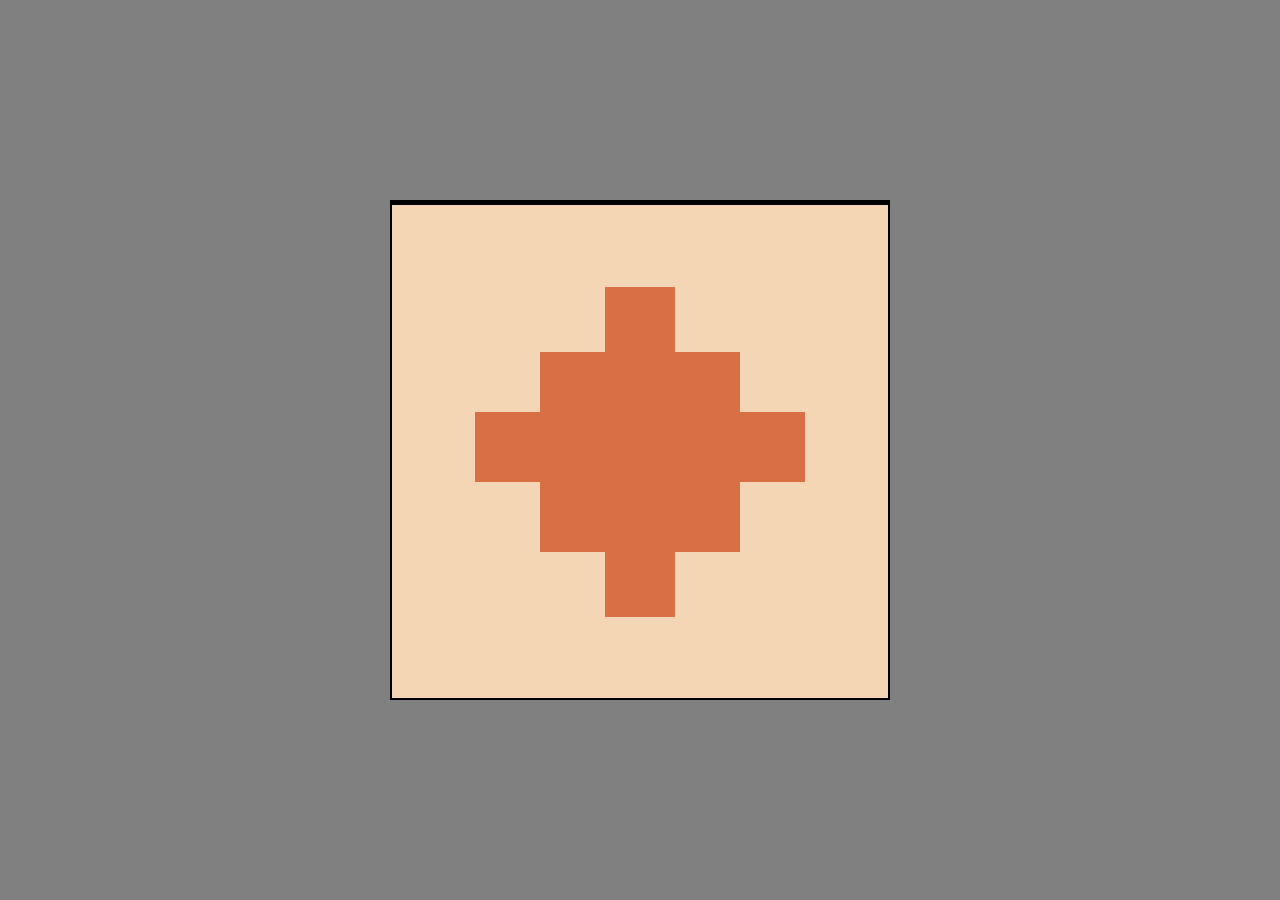
<file: artWork (WEEK 3-DAY 3)/index.html>
<!DOCTYPE html>
<html lang="en">
<head>
    <meta charset="UTF-8">
    <meta name="viewport" content="width=device-width, initial-scale=1.0">
    <title>Document</title>
    <link rel="stylesheet" href="style.css">
</head>
<body>
    <!-- Art Work -->
    <main class="container">
        <section class="art-container">
            <div class="art-work"></div>
        </section>
    </main>
</body>
</html>
</file>
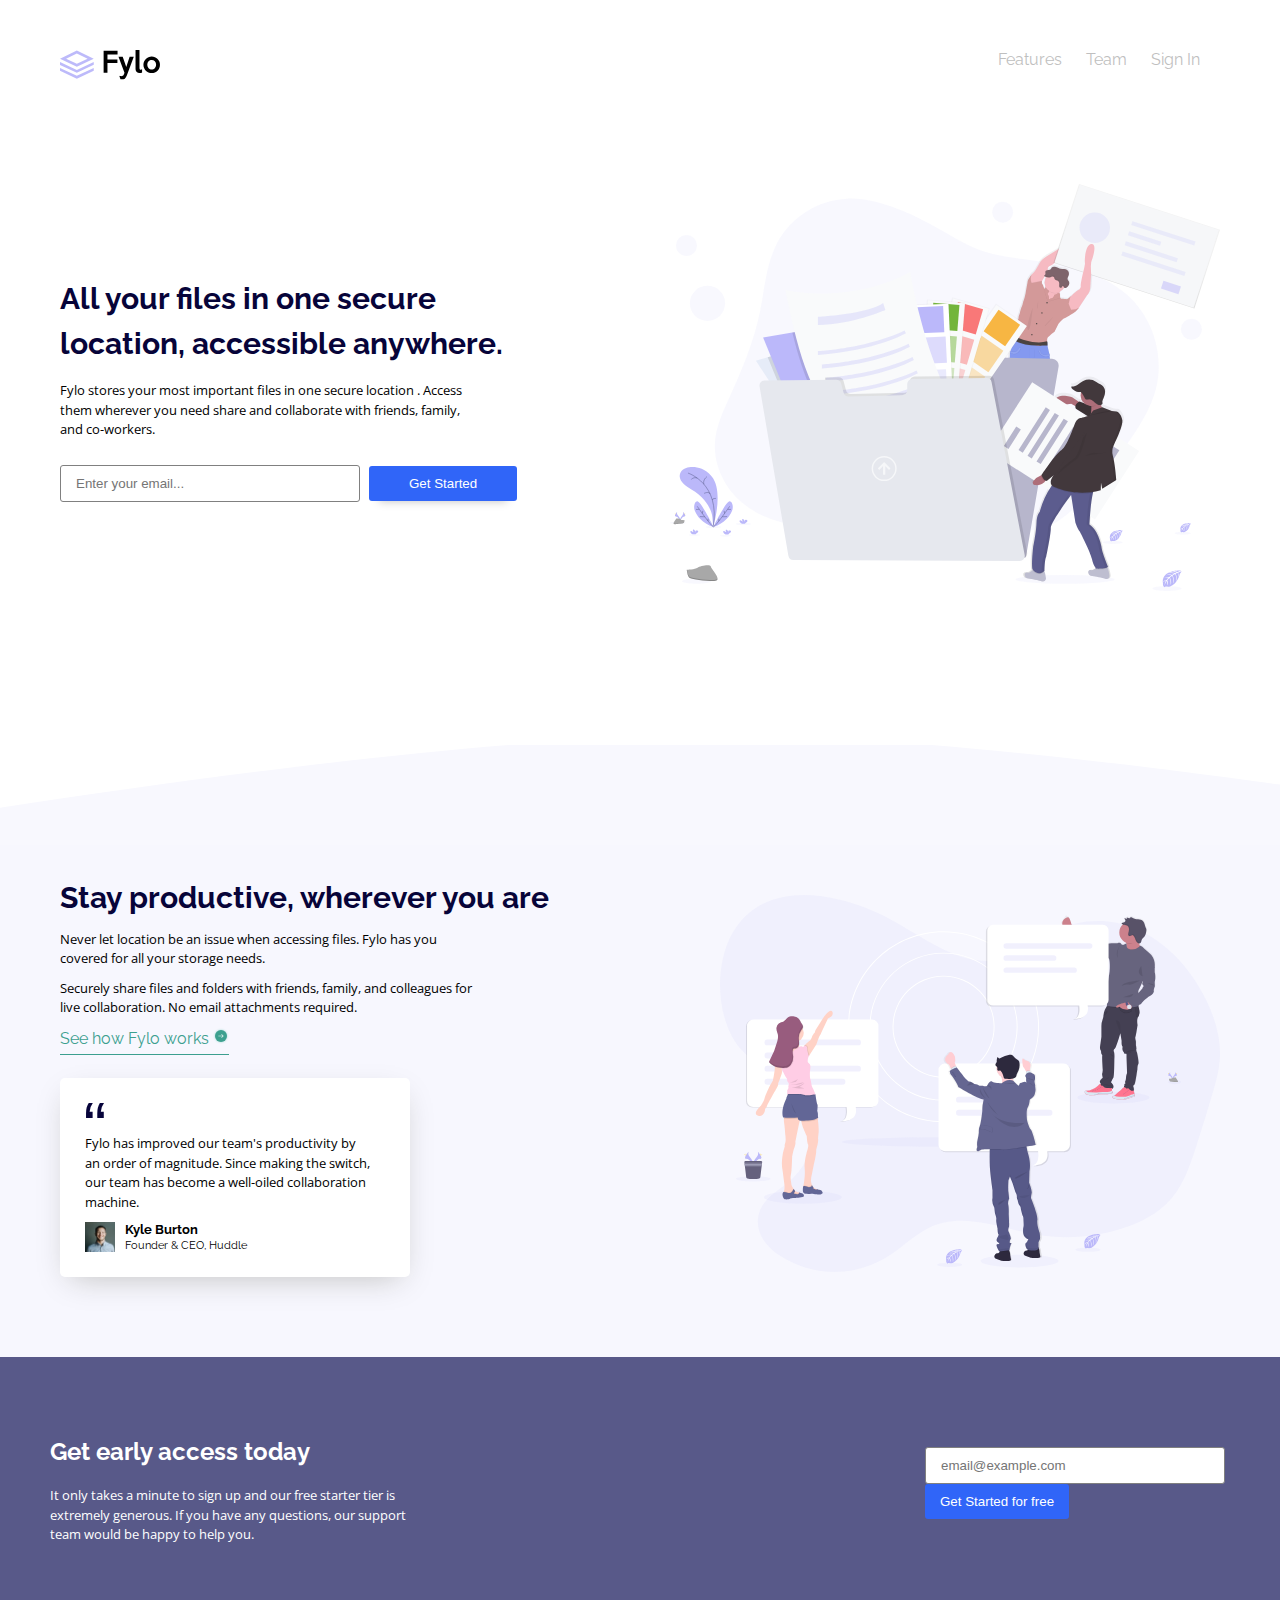
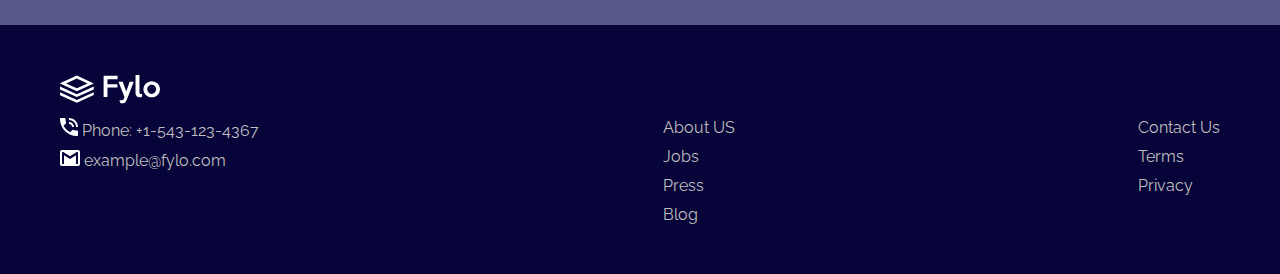
<file: fylo-landing-page(WEEK 3-DAY 5)/index.html>
<!DOCTYPE html>
<html lang="en">
<head>
    <meta charset="UTF-8">
    <meta name="viewport" content="width=device-width, initial-scale=1.0">
    <title>Fylo.io</title>
    <link rel="apple-touch-icon" sizes="180x180" href="./favicon/apple-touch-icon.png">
<link rel="icon" type="image/png" sizes="32x32" href="./favicon/favicon-32x32.png">
<link rel="icon" type="image/png" sizes="16x16" href="./favicon/favicon-16x16.png">
<link rel="manifest" href="./favicon/site.webmanifest">
    <link rel="stylesheet" href="style.css">
</head>
<body>
    <main>
        <!-- Navigation -->
        <header>
            <nav>
                <figure class="logo">
                    <a href="http://">
                        <img src="./images/logo.svg" alt="" srcset="" width="100">
                    </a>
                </figure>
                <ul class="links">
                    <li><a href="http://#">Features</a></li>
                    <li><a href="http://#">Team</a></li>
                    <li><a href="http://#">Sign In</a></li>
                </ul>
            </nav>
        </header>
        <!-- section 1 -->
        <section class="hero-section">
            <div class="introduction">
                <h1>All your files in one secure <br>location, accessible anywhere.</h1>
                <p>Fylo stores your most important files in one secure location . Access <br>them wherever you need share and collaborate with friends, family,<br> and co-workers.</p>
                <form action="" id="email-form">
                    <input type="email" name="email" id="email" placeholder="Enter your email...">
                    <button class="getstarted" type="submit" id="submit">Get Started</button>
                </form>
                <p class="error-message" id="email-error">Please enter a valid email.</p>
            </div>
            <figure class="illustration-1">
                <img src="./images/illustration-1.svg" alt="" width="550">
            </figure>
        </section>
        <!-- Section 2 -->
        <section class="stay-productive">
            <section class="stay-productive2">
                <div>
                    <h1>Stay productive, wherever you are</h1>
                    <p>Never let location be an issue when accessing files. Fylo has you <br>covered for all your storage needs.</p>
                    <p>Securely share files and folders with friends, family, and colleagues for <br>live collaboration. No email attachments required.</p>
                    <a href="">See how Fylo works <img src="./images/icon-arrow.svg" alt=""></a>
                    <article class="testimonial">
                        <img src="./images/icon-quotes.svg" alt="" width="20">
                        <p>Fylo has improved our team's productivity by <br>an order of magnitude. Since making the switch, our team has become a well-oiled collaboration machine.</p>
                        <span class="person">
                            <img src="./images/avatar-testimonial.jpg" alt="" class="testimonial-Avatar" width="30">
                            <span>
                                <h4>Kyle Burton</h4>
                                <small>Founder & CEO, Huddle</small>
                            </span>
                        </span>
                    </article>
                </div>
                <figure class="illustration-2">
                    <img src="./images/illustration-2.svg" alt="" width="500">
                </figure>
            </section>
        </section>
        <!-- Section 3 -->
        <section class="get-early-access">
            <div>
                <h2>Get early access today</h2>
                <p>It only takes a minute to sign up and our free starter tier is extremely generous. If you have any questions, our support team would be happy to help you.</p>
            </div>
            <form action="" id="early-access-form">
                <input type="email" name="email" id="early-access-email" placeholder="email@example.com"><br>
                <p class="error-message" id="early-access-email-error">Please enter a valid email.</p>
                <button class="getstarted" type="submit" id="submit2">Get Started for free</button>
            </form>
        </section>
     
        <footer>
            <figure>
                <img src="./images/logo2.svg" alt="" srcset="" id="logo">
            </figure>
            <section class="footer-details">
                <ul>
                    <li><img src="./images/icon-phone.svg" alt=""> Phone: +1-543-123-4367</li>
                    <li><img src="./images/icon-email.svg" alt=""> example@fylo.com</li>
                </ul>
                <ul>
                    <li><a href="">About US</a></li>
                    <li><a href="">Jobs</a></li>
                    <li><a href="">Press</a></li>
                    <li><a href="">Blog</a></li>
                </ul>
                <ul>
                    <li>Contact Us</li>
                    <li>Terms</li>
                    <li>Privacy</li>
                </ul>
            </section>
        </footer>
    </main>

    <script>
        const emailForm = document.getElementById('email-form');
        const emailInput = document.getElementById('email');
        const emailError = document.getElementById('email-error');
        const submit = document.getElementById('submit');
        const submit2 = document.getElementById('submit2');
        const earlyAccessForm = document.getElementById('early-access-form');
        const earlyAccessEmailInput = document.getElementById('early-access-email');
        const earlyAccessEmailError = document.getElementById('early-access-email-error');

        submit.addEventListener('click', function (e) {
            if (!emailInput.validity.valid) {
                console.log('hello')
                e.preventDefault(); // Prevent form submission
                emailError.classList.add('show');
            } else {
                emailError.classList.remove('show');
            }
        });

        submit2.addEventListener('click', function (e) {
            if (!earlyAccessEmailInput.validity.valid) {
               
                e.preventDefault(); // Prevent form submission
                earlyAccessEmailError.classList.add('show');
            } else {
                console.log('hell')
                earlyAccessEmailError.classList.remove('show');
            }
        });
    </script>
</body>
</html>
</file>
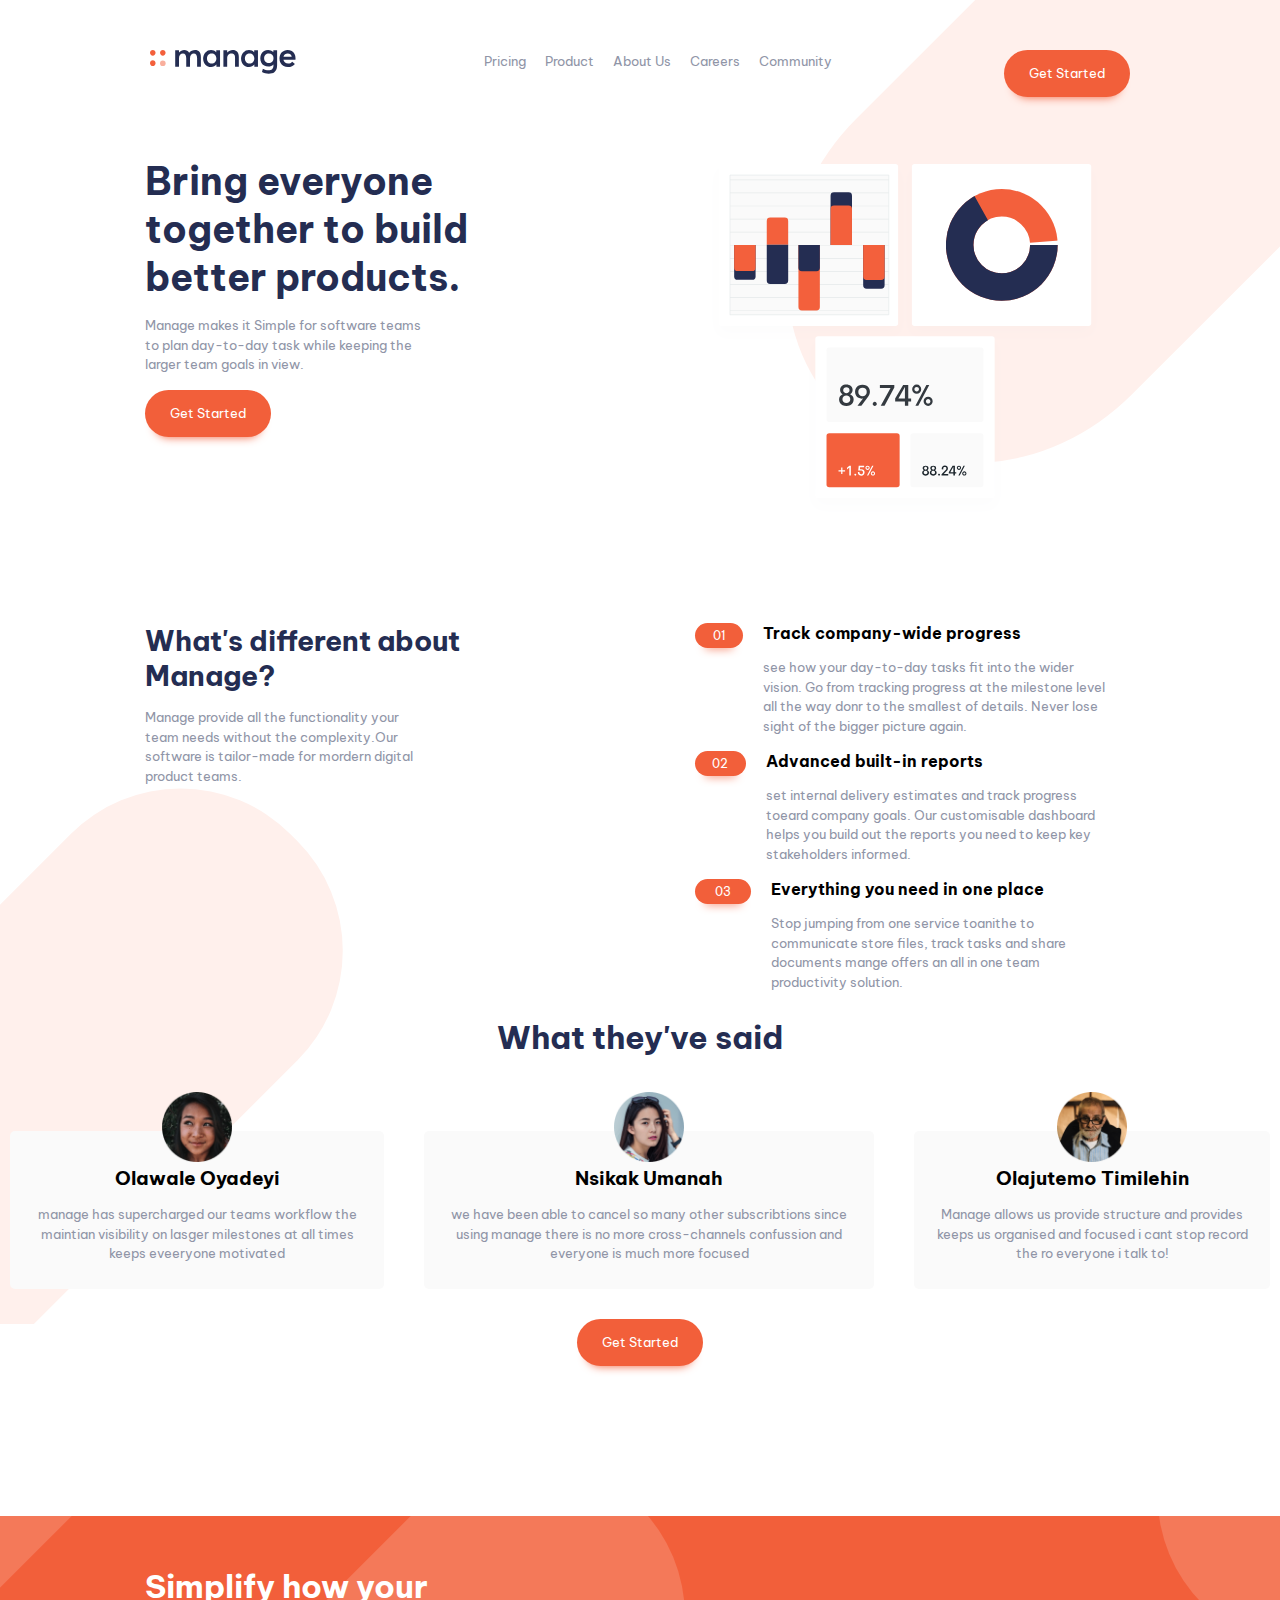
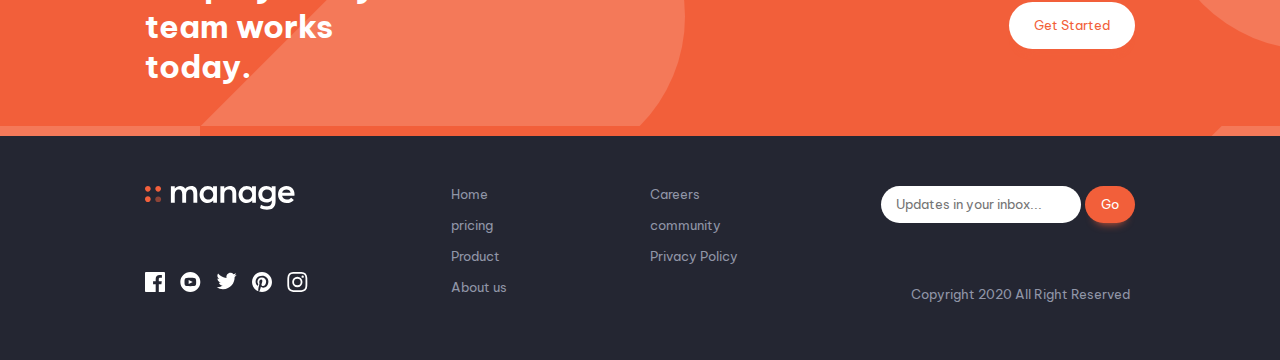
<file: manage-webpage(WEEK3-DAY 4)/index.html>
<!DOCTYPE html>
<html lang="en">
  <head>
    <meta charset="UTF-8" />
    <meta name="viewport" content="width=device-width, initial-scale=1.0" />
    <title>Document</title>
    <link rel="stylesheet" href="style.css" />
  </head>
  <body>
    <main>
      <header>
        <!-- NAvigation -->
        <nav>
          <input type="checkbox" name="" id="check" />
          <label for="check" class="checkbtn">
            <img src="./images/icon-hamburger.svg" alt="" />
          </label>
          <figure class="logo">
            <img src="./images/logo.svg" alt="" srcset="" />
          </figure>
          <ul class="links">
            <li><a href="http://#">Pricing</a></li>
            <li><a href="http://#">Product</a></li>
            <li><a href="http://#">About Us</a></li>
            <li><a href="http://#">Careers</a></li>
            <li><a href="http://#">Community</a></li>
          </ul>

          <button class="get-started">Get Started</button>
        </nav>
      </header>
      <!-- First Section "Hero Page" -->
      <section class="main-body">
        <div class="intro">
          <h1>Bring everyone together to build better products.</h1>
          <p class="main-bodyP">
            Manage makes it Simple for software teams <br />
            to plan day-to-day task while keeping the <br />
            larger team goals in view.
          </p>
          <button class="get-started">Get Started</button>
        </div>
        <figure class="illustration-intro">
          <img src="./images/illustration-intro.svg" alt="" width="400" />
        </figure>
        <div class="different">
          <h1>What's different about Manage?</h1>
          <p>
            Manage provide all the functionality your <br />
            team needs without the complexity.Our <br />
            software is tailor-made for mordern digital <br />
            product teams.
          </p>
        </div>
        <div class="discription">
          <ul>
            <li>
              <span class="get-started">01</span>
              <span>
                <h4>Track company-wide progress</h4>
                <p class="discription-P">
                  see how your day-to-day tasks fit into the wider vision. Go
                  from tracking progress at the milestone level all the way donr
                  to the smallest of details. Never lose sight of the bigger
                  picture again.
                </p>
              </span>
            </li>
            <li>
              <span class="get-started">02</span>
              <span>
                <h4>Advanced built-in reports</h4>
                <p class="discription-P">
                  set internal delivery estimates and track progress toeard
                  company goals. Our customisable dashboard helps you build out
                  the reports you need to keep key stakeholders informed.
                </p>
              </span>
            </li>
            <li>
              <span class="get-started">03</span>
              <span>
                <h4>Everything you need in one place</h4>
                <p class="discription-P">
                  Stop jumping from one service toanithe to communicate store
                  files, track tasks and share documents mange offers an all in
                  one team productivity solution.
                </p>
              </span>
            </li>
          </ul>
        </div>
      </section>
      <!-- Section 2 Testimonials -->
      <section class="testimonials">
        <header>
          <h1>What they've said</h1>
        </header>
        <ul class="people">
          <li>
            <img src="./images/person-1.png" alt="" srcset="" width="70" />
            <div class="cover">
              <h3>Olawale Oyadeyi</h3>
              <p>
                manage has supercharged our teams workflow the maintian
                visibility on lasger milestones at all times keeps eveeryone
                motivated
              </p>
            </div>
          </li>
          <li>
            <img src="./images/person-2.png" alt="" srcset="" width="70" />
            <div class="cover">
              <h3>Nsikak Umanah</h3>
              <p>
                we have been able to cancel so many other subscribtions since
                using manage there is no more cross-channels confussion and
                everyone is much more focused
              </p>
            </div>
          </li>
          <li>
            <figure>
              <img src="./images/peson-3.png" alt="" srcset="" width="70" />
            </figure>
            <div class="cover">
              <h3>Olajutemo Timilehin</h3>
              <p>
                Manage allows us provide structure and provides keeps us
                organised and focused i cant stop record the ro everyone i talk
                to!
              </p>
            </div>
          </li>
        </ul>

        <button class="get-started">Get Started</button>
      </section>

      <section class="sub-header">
        <h1>Simplify how your team works today.</h1>
        <button class="get-started">Get Started</button>
      </section>
    </main>
    <footer>
      <article class="social-media">
        <img src="./images/logo2.svg" alt="" srcset="" width="150" />
        <ul>
          <li>
            <a href="http://"
              ><img src="./images/icon-facebook.svg" alt="" srcset=""
            /></a>
          </li>
          <li>
            <a href="http://"
              ><img src="./images/icon-youtube.svg" alt="" srcset=""
            /></a>
          </li>
          <li>
            <a href="http://"
              ><img src="./images/icon-twitter.svg" alt="" srcset=""
            /></a>
          </li>
          <li>
            <a href="http://"
              ><img src="./images/icon-pinterest.svg" alt="" srcset=""
            /></a>
          </li>
          <li>
            <a href="http://"
              ><img src="./images/icon-instagram.svg" alt="" srcset=""
            /></a>
          </li>
        </ul>
      </article>
      <nav class="navigation2">
        <ul>
          <li><a href="">Home</a></li>
          <li><a href="">pricing</a></li>
          <li><a href="">Product</a></li>
          <li><a href="">About us</a></li>
        </ul>
      </nav>
      <ul class="info">
        <li>Careers</li>
        <li>community</li>
        <li>Privacy Policy</li>
      </ul>
      <section class="mail">
        <input
          type="text"
          name=""
          id=""
          placeholder="Updates in your inbox..."
        />
        <button class="get-started">Go</button><br />
        <small>Copyright 2020 All Right Reserved</small>
      </section>
    </footer>
  </body>
</html>
</file>
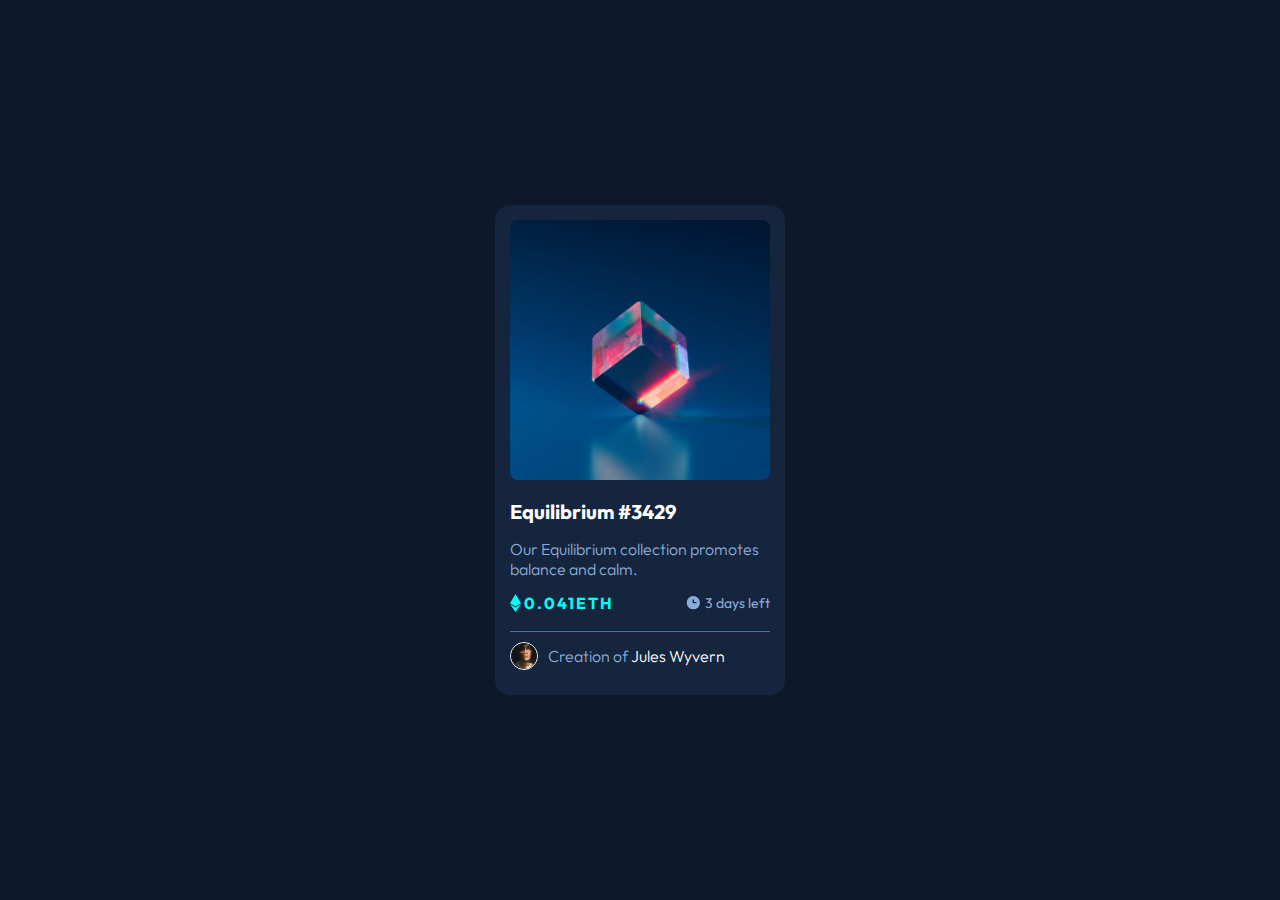
<file: nft-preview-card-component(WEEK 3-DAY 2)/index.html>
<!DOCTYPE html>
<html lang="en">
<head>
    <meta charset="UTF-8">
    <meta name="viewport" content="width=device-width, initial-scale=1.0">
    <title>Document</title>
    <link rel="apple-touch-icon" sizes="180x180" href="./images/apple-touch-icon.png">
<link rel="icon" type="image/png" sizes="32x32" href="./images/favicon-32x32(1).png">
<link rel="icon" type="image/png" sizes="16x16" href="./images/favicon-16x16.png">
<link rel="manifest" href="./asset/site.webmanifest">
    <link rel="stylesheet" href="style.css">
</head>
<body>
    <main class="container">
        <section class="nft">
            <figure class="nft-image">
                <img src="./images/image-equilibrium.jpg" alt="" sizes="" srcset="" width="260">
                <div class="overlay">
                    <img src="./images/icon-view.svg" alt="" srcset="" width="40">
                </div>
            </figure>
            <h3 class="nft-title">Equilibrium #3429</h3>
            <p class="nft-descrip.">Our Equilibrium collection promotes<br>balance and calm.</p>
            <div class="state">
                <span class="ethereum">
                <img src="./images/icon-ethereum.svg" alt="">
                <b>0.041ETH</b>
               </span>
               <span  id="clock">
                <img src="./images/icon-clock.svg" alt="">
                </span>
            </div>
            <div class="buttom">
                <img src="./images/image-avatar.png" alt="" width="28">
                <p>Creation of <span>Jules Wyvern</span></p>
            </div>
        </section>
    </main>
</body>
</html>
</file>
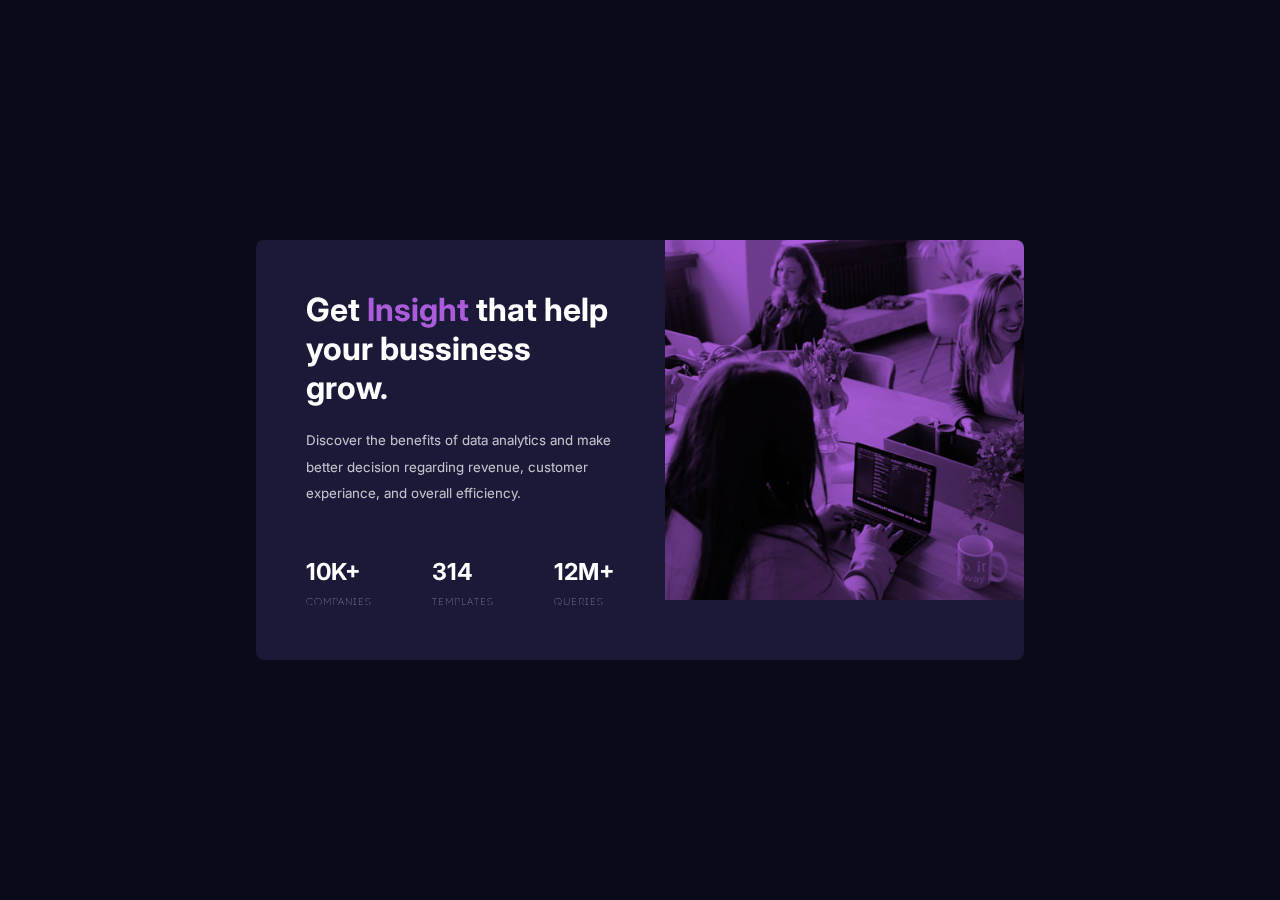
<file: stats-preview-card-component(WEEK 3-DAY 1)/index.html>
<!DOCTYPE html>
<html lang="en">
<head>
    <meta charset="UTF-8">
    <meta name="viewport" content="width=device-width, initial-scale=1.0">
    <title>Stats Preview</title>
    <link rel="apple-touch-icon" sizes="180x180" href="./images/apple-touch-icon.png">
    <link rel="icon" type="image/png" sizes="32x32" href="./images/favicon-32x32(1).png">
    <link rel="icon" type="image/png" sizes="16x16" href="./images/favicon-16x16.png">
     <link rel="manifest" href="./asset/site.webmanifest">
    <link rel="stylesheet" href="style.css">

</head>
<body>
    <main class="container">
        <section class="card">
            <div class="description">
            <h1 class="main-heading">Get <span>Insight</span> that help your bussiness grow.</h1>
            <small class="paragraph">Discover the benefits of data analytics and make better decision regarding revenue, customer experiance, and overall efficiency.</small>
            <ul class="stats">
                <li>
                    <h3>10K+</h3>
                    <small>COMPANIES</small>
                </li>
                <li>
                    <h3>314</h3>
                    <small>TEMPLATES</small>
                </li>
                 <li>
                    <h3>12M+</h3>
                    <small>QUERIES</small>
                </li>
            </ul>
            </div>
            <figure>
                <!-- DESKTOP IMAGE -->
                <img src="./images/image-header-desktop.jpg" alt="" id="desktop-v">
                <!-- MOBILE IMAGE -->
                <img src="./images/image-header-mobile.jpg" alt="" id="mobile-v">
            </figure>
                
           
        </section>

    </main>
</body>
</html>
</file>
<file: artWork (WEEK 3-DAY 3)/style.css>
*{
    margin: 0;
    padding: 0;
    box-sizing: border-box;
}
/* Container  */
.container,.art-container{
    display: flex;
    justify-content: center;
    align-items: center;
    height: 100vh;
    background-color: gray;
}
.art-container{
    background-color: #F5D6B4;
    padding: 20px 50px;
    width: 500px;
    height: 500px;
    border: 2px solid black;
    border-top: 5px solid black;
}
.art-work{
    width: 200px;
    height: 200px;
    background-color: #D86F45;
    position: relative;
}
/* parts */
.art-work::before,.art-work::after{
    position: absolute;
    content: "";
    background-color: #D86F45;
    width: 70px;
    height: 330px;
    top: -65px;
    left: 50%;
    transform: translate(-50%);
}
.art-work::after{
    top: 30%;
    content: "";
    height: 70px;
    width: 330px;
}
@media (max-width:975px) {
    .container{
        transform: scale(1.3);
    }
}
@media screen and (max-width:415px) {
    .container{
        align-items: normal;
        padding-top: 50px ;
    }
    .art-container{
        
        transform: scale(0.7);
    }
}
</file>
<file: fylo-landing-page(WEEK 3-DAY 5)/style.css>
@import url('https://fonts.googleapis.com/css2?family=Raleway:wght@400;700&display=swap');
@import url('https://fonts.googleapis.com/css2?family=Open+Sans&display=swap');
:root{
    --bright-blue:hsl(224, 93%, 58%);
    --grayish-blue:hsla(240, 80%, 98%, 0.934);
    --gray:hsl(0, 0%, 75%);
    --cyan:hsl(170, 45%, 43%);
    --d-blue:hsl(238, 22%, 44%);
    --dark-blue:hsl(243, 87%, 12%);
}
*{
    margin: 0;
    padding: 0;
    box-sizing: border-box;
    list-style: none;
    text-decoration: none;
    transition: all .2s ease-in-out;
}
/* For All children of main */
main > *,.stay-productive2{
    padding:  50px 60px;
    font-family: 'Raleway', sans-serif;
}
header nav,.hero-section,.stay-productive2{
    display: flex;
    justify-content: space-between;
}
.links li{
    display: inline-block;
    margin-right: 20px;
}
.hero-section{
    padding-top: 50px;
}
p{
    font-family: 'Open Sans', sans-serif;
    line-height: 1.5;
    font-size: small;
}
li a,a, li{
    color: var(--gray);
    cursor: pointer;
    &:hover{
        color: var(--bright-blue);
    }
}
.introduction{
    align-self: center;
    display: flex;
    flex-direction: column;
    gap: 15px;
  
}
.introduction h1,.stay-productive2 h1{
 font-size: 30px;
 line-height: 1.5;
 color: var(--dark-blue);
}
/* for Both inputs */
.introduction form input,input{
border-radius: 3px;
padding: 10px 15px;
width: 300px;
margin: 10px 5px 0px 0;
border: 1px solid gray;
}
.getstarted{
    background-color: var(--bright-blue);
     padding: 10px 40px;
    border: none;
    border-radius: 3px;
    color: white;
    box-shadow: 0px 10px 10px -10px var(--gray);
    cursor: pointer;
    &:hover{
        background-color: hsla(224, 93%, 58%, 0.534);
    }
}
.stay-productive{
        background-image: url(./images/bg-curve-desktop.svg);
    background-repeat: no-repeat;
    padding:100px 0px 0px;
    background-position: 0 -10px;
   margin-top: 100px;
    
}
.stay-productive2{
    background-color: var(--grayish-blue);
    padding-top: 30px;
    
}
/* All P in stay productive except p in testimonial */
.stay-productive2 p:not(.testimonial p){
margin: 10px 0;
}
.stay-productive2 a{
    color: var(--cyan);
    cursor: pointer;
    border-bottom: 1px solid;
    padding: 6px 0;
     &:hover{
        color: hsla(170, 45%, 43%, 0.632);
    }
}
.stay-productive figure {
    padding-top: 20px;
}
.testimonial{
    margin: 30px 0;
    padding: 25px;
    background-color: white;
    width: 350px;
    font-size: small;
    border-radius: 5px;
    box-shadow: 0px 10px 30px -10px var(--gray);
    
}
.testimonial p{
    margin: 10px 0px;
}

.testimonial-Avater{
   
    border-radius: 50%;
}
.person{
    display: flex;
    gap: 10px;

}
.get-early-access{
    display: flex;
    justify-content: space-between;
    background-color: var(--d-blue);
    color: white;
    padding: 80px 50px ;
}
.get-early-access div{
    flex: 0 0 370px;
}
.get-early-access h2{
    margin-bottom: 20px;
}
.get-early-access .getstarted{
    box-shadow: none;
    padding: 10px 15px;
}

footer{
    background-color: var(--dark-blue);
}
.footer-details{
    display: flex;
    justify-content: space-between;
    
}
footer #logo{
    width: 100px;
} 
footer ul{
    margin-top: 10px;
    display: flex;
    flex-direction: column;
    gap: 10px;
}
/* Error message */
/* Add styling for the error messages */
.error-message {
    color: red;
    font-size: 14px;
   display: none;
    margin-top: 5px;
}
#early-access-email-error{
    color: white;
}

.error-message.show {
    display: block;
}

/* Style the email input borders when there's an error */


#early-access-email:invalid,#email:invalid {
    border: 2px solid red;
}

@media (max-width:958px) {
   main > *,.stay-productive2{
    padding:  10px 20px;
}
p{
    font-size: x-small;
 }
.introduction h1,.stay-productive2 h1{
    font-size: 25px;
}
.illustration-2 img,.illustration-1 img{
    width: 360px;
}
   .get-early-access{
    padding: 80px 20px ;
}
}
@media screen and (max-width:415px) {
    .hero-section,.stay-productive2{
        flex-direction: column-reverse;
       text-align: center;
       
    }
    .testimonial{
        text-align: left;
    }
    .get-early-access{
        text-align: center;
        flex-direction: column;
        padding: 20px;
        justify-content:initial;
    }
    .get-early-access div{
        flex: 0 0 10px;
    }
    .footer-details{
        flex-direction: column;
        gap: 10px;
    }
    .stay-productive{
    background-image: url(./images/bg-curve-mobile.svg);
    background-repeat: no-repeat;
    padding:100px 0px 0px;
    background-position: 0 50px;
     margin-top: 50px;
}
.introduction form input,input{
    margin: 10px 0px 5px 0;
}
.testimonial{
    margin: 30px auto;
}
.getstarted{
 width: 85%;
}
}
</file>
<file: manage-webpage(WEEK3-DAY 4)/style.css>
@import url('https://fonts.googleapis.com/css2?family=Be+Vietnam+Pro:wght@400;500;700&display=swap');
:root{
    --dark-blue:hsl(228, 39%, 23%);
    --light-gray:hsl(0, 0%, 98%);
}
*{
    margin: 0;
    padding: 0;
    box-sizing: border-box;
    text-decoration: none;
    list-style: none;
    font-family: 'Be Vietnam Pro', sans-serif;

}

/* General */
main{
  background-image: url(./images/bg-tablet-pattern.svg),url(./images/hhh.svg);
   background-position: 165% -35%,100% 65% ;
    background-repeat: no-repeat;
    background-color: white;
  
}
/* navigation */
header nav{
    display: flex;
    justify-content: space-between;
    padding: 50px 150px;
    position: relative;
}
#check{
    display: none;
}
.checkbtn{
    position: absolute;
    right: 30px;
    top: 50px;
    cursor: pointer;
    display: none;
}
nav .links li{
  display: inline-block;
  margin-left: 15px;
  font-size: small;
}
 a{
    color: hsl(227, 12%, 61%);
    cursor: pointer;
}
/* this refer To All orange buttons */
.get-started{
    background-color: hsl(12, 88%, 59%);
    color: white;
    border-radius: 25px;
    padding: 15px 25px;
    width: fit-content;
    border: none;
    box-shadow: 0px 10px 10px -10px hsl(12, 88%, 59%);;
}
/* for burger menu */
@media (max-width: 415px) {
    .checkbtn{
        display: block;
    }
    .links{
        position: fixed;
        width: 100%;
        top: 90px;
        height: 100vh;
        background-color: var(--dark-blue);
        transition: all .5s ;
        z-index:999;
        right: -100%;
    }
    nav .links li{
      display: block;
      padding: 15px;
      border-bottom: 1px solid;    
    }
    header nav{
       flex-direction: column;       
    } 
    #check:checked~.links{
        right: 0; 
    }
}
/* First Section  */
.main-body{
    display: grid;
    grid-template-columns: 450px 420px;
    padding: 10px 145px;
    gap: 100px;    
}
.intro h1{
  font-size: 38px;  

}
.illustration-intro {
   margin: 0 auto;
}
/* For All Paragraphs */
p{
    font-size: small;
    color: hsl(227, 12%, 61%);
    margin: 15px 0px;
    line-height: 1.5;
}
/* For All h1 and h2 */
h1,h2{
    color:var(--dark-blue);
}
.different{
    padding-right:100px ;
}
.different h1{
    font-size: 28px;
}
.discription ul li{
    display: flex;
    gap: 20px;
}
.discription .get-started{
    height: fit-content;
    border-radius: 205px;
    width: 140px;
    padding: 5px;
    text-align: center;
    font-size: 12px;
}
/* Testimonial Section */
.testimonials{
    text-align: center;
    
}
.people{
    display: flex;
    gap: 20px;
    margin: 0px 0 30px 0;
}
/* Boxes Containing the Peoples Text */
.cover{
   border-radius: 5px;
    position: relative;
    padding: 35px 20px 10px;
    background-color: hsl(0, 0%, 98%);
}
.testimonials .get-started{
    margin-bottom: 150px;
}
.people li {
margin: 0 10px;
}
.people li img{
   position: relative;
    top: 35px;
   z-index: 1;
}
.people h3{
    color: ;
}
.sub-header,footer{
    display: flex;
    padding: 50px 145px;
    justify-content: space-between;
  background-color: hsl(12, 88%, 59%);
  background-position: 200px -150px;
  background-image:  url(./images/bg-simplify-section-desktop.svg);

}

.sub-header h1{
    color: white;
    width: 300px;
}
.sub-header .get-started{
    background-color: white;
    color: hsl(12, 88%, 59%);
    height: fit-content;
    align-self: center;
  
}

footer{
    background-image: none;
   background-color: hsl(231, 16%, 17%) ; 

}

footer ul li{
    color: hsl(227, 12%, 61%);
    font-size: 13px;
    margin-bottom: 15px;
}
.social-media{
    display: flex;
    flex-direction: column;
    justify-content: space-between;
}
footer .social-media ul  {
display: flex;
gap: 15px;

}
footer .mail input{
    border-radius: 25px;
    padding: 10px 15px ;
    width: 200px;
    border: none;
}
.mail .get-started{
   padding: 10px ;
   width: 50px;
}
.mail small{
    position: relative;
    left: 30px;
    top: 60px;
    color: hsl(227, 12%, 61%);;
}
/* respomsive For Tablet */
@media  (max-width:985px) {
    nav ul li a {
        font-size: 15px;
        color: hsl(12, 88%, 59%);;
        &:hover{
            color: hsl(227, 12%, 61%);
          }
     }
    .main-body,footer{
        grid-template-columns: 300px auto;
        padding: 15px ;
    }
    .illustration-intro img{
        width: 350px;
       }
    header nav{
        padding: 50px 10px;
        gap: 0px;
        flex-wrap: wrap;
    }
    header nav .logo img{
    width: 250px;
   }
    .different{
        padding: 0;
    }
}
/* Responsive for Phone */
@media screen and (max-width:415px) {
    .main-body{
        grid-template-columns: 100%;
     }
    .people{
       flex-direction: column;
    }
    .mail small{
        position: static;
    }
    .sub-header{
        padding: 50px 10px;
    }
    .sub-header .get-started{
       align-self: initial;
    }
    footer{
        flex-wrap: wrap;
        gap: 20px;
    }
}
</file>
<file: nft-preview-card-component(WEEK 3-DAY 2)/style.css>
@import url('https://fonts.googleapis.com/css2?family=Outfit:wght@300;400;600&display=swap');
:root {
    --Softblue: hsl(215, 51%, 70%);
    --MainVerydarkblue: hsl(217, 54%, 11%);
    --cardVerydarkblue: hsl(216, 50%, 16%);
    --LineVerydarkblue: hsl(215, 32%, 27%);
    --White: hsl(0, 0%, 100%);
}
* {
    margin: 0;
    padding: 0;
    box-sizing: border-box;
    transition: all .2s ease-in-out;
}
.container {
    height: 100vh;
    display: flex;
    justify-content: center;
    align-items: center;
    font-family: 'Outfit', sans-serif;
    background-color: var(--MainVerydarkblue);
}

/* Styling for the NFT section */
.nft {
    display: flex;
    flex-direction: column;
    padding: 15px;
    gap: 15px;
    border-radius: 15px;
    background-color: var(--cardVerydarkblue);
}
.nft .nft-image img {
    border-radius: 8px;
}
/* Styling for the NFT title */
.nft .nft-title {
    color: var(--White);
    font-size: 20px;
}
.nft .nft-title:hover, .buttom p span:hover {
    cursor: pointer;
    color: hsl(178, 100%, 50%);
}
/* Styling for the NFT description */
.nft p {
    color: var(--Softblue);
    font-weight: 300;
}
#clock {
    float: right;
}
#clock::after {
    content: "3 days left";
    font-size: 14px;
    position: relative;
    top: -3px;
    color: var(--Softblue);
}
.ethereum b {
    position: relative;
    top: -3px;
    letter-spacing: 2px;
    color: hsl(178, 100%, 50%);
}
/* Styling for the overlay when hovering over the image */
.nft .nft-image:hover .overlay {
    opacity: 1;
    cursor: pointer;
}
.overlay {
    background-color:  hsla(178, 100%, 50%, 0.463);
    display: flex;
    align-items: center;
    justify-content: center;
    position: absolute;
    top: 0;
    width: 100%;
    height: 99%;
    border-radius: 8px;
    opacity: 0;
}
.nft-image {
    position: relative;
}
/* Styling for the creator information and avatar */
.buttom {
    display: flex;
    gap: 10px;
    padding: 10px 0;
    border-top: 1px solid hsla(215, 52%, 70%, 0.564);
}

.buttom img {
    border: 1px solid white;
    border-radius: 50%;
}
.buttom p {
    align-self: center;
}
.buttom p span {
    color: white;
}

/* Media queries for responsive design */
@media (max-width:975px) {
    .nft {
        transform: scale(1.5);
    }
}
@media screen and (max-width:415px) {
    .nft {
        transform: scale(1.2);
    }
}
</file>
<file: stats-preview-card-component(WEEK 3-DAY 1)/style.css>
@import url('https://fonts.googleapis.com/css2?family=Inter:wght@700&display=swap');
@import url('https://fonts.googleapis.com/css2?family=Inter&display=swap');
@import url('https://fonts.googleapis.com/css2?family=Lexend+Deca&display=swap');
/* colors */
:root{
    --soft-violet:hsl(277, 64%, 61%);
    --desaturated-blue:hsl(244, 38%, 16%);
    --dark-blue:hsl(233, 47%, 7%);
    --white: hsl(0, 0%, 100%);
    --slightly-white1:hsla(0, 0%, 100%, 0.75);
    --slightly-white2:hsla(0, 0%, 100%, 0.6);

}
*{
  margin: 0;
  padding: 0;
  box-sizing: border-box;

}
.container{
    display: flex;
    align-items: center;
    justify-content: center;
    height: 100vh;
    background-color: var(--dark-blue);
    font-family: 'Inter', sans-serif;
}
.card{
    display: flex;
    width: 60%;
   background-color: var(--desaturated-blue);
    color: white;
    border-radius: 8px;
    overflow: hidden;

}
.description{
    padding: 50px;
    display: flex;
    flex-direction: column;
    gap: 20px;
}
.main-heading span{
    color: var(--soft-violet);
}
.paragraph{
    font-family: 'Inter', sans-serif;
    color: var(--slightly-white1);
    line-height: 2;
}
.stats{
    display: flex;
    gap: 60px;
    list-style: none;
    margin-top: 30px;
    font-size: 20px;
}
.stats li small{
    font-family: 'Lexend Deca', sans-serif;
    font-size: x-small;
    font-weight:lighter;
    color: var(--slightly-white2);
    letter-spacing: 1px;
}
figure {
background-color: var(--soft-violet);
height: 360px;
}
/* desktop view IMage STYLE*/
figure #desktop-v{
    mix-blend-mode:multiply;
    display: block;
    height: 360px;
   
}
/* MOBILE VIEW IMAGE STYLE */
#mobile-v{
    display: none;
    mix-blend-mode:multiply;

}
@media (max-width: 952px){
   .card{
  width: 100%;
     margin: 40px;
  }
  figure #desktop-v{
    display: block;
}


}
@media screen and (max-width:400px){
    .container{
        padding: 40px 0px;
        height: fit-content;
        text-align: center;
    }
    .card{
        flex-direction: column-reverse;
        width: 100%;
    }
    .stats{
        flex-direction: column;
        align-items: center;
    }
    .description{
        padding: 30px;
    }
    figure #desktop-v{
        display: none;
    }
    #mobile-v{
        display: block;
        height: 220px;
        width: 100%;
    }
    figure{
        height: 220px;
    }
    
}
</file>
